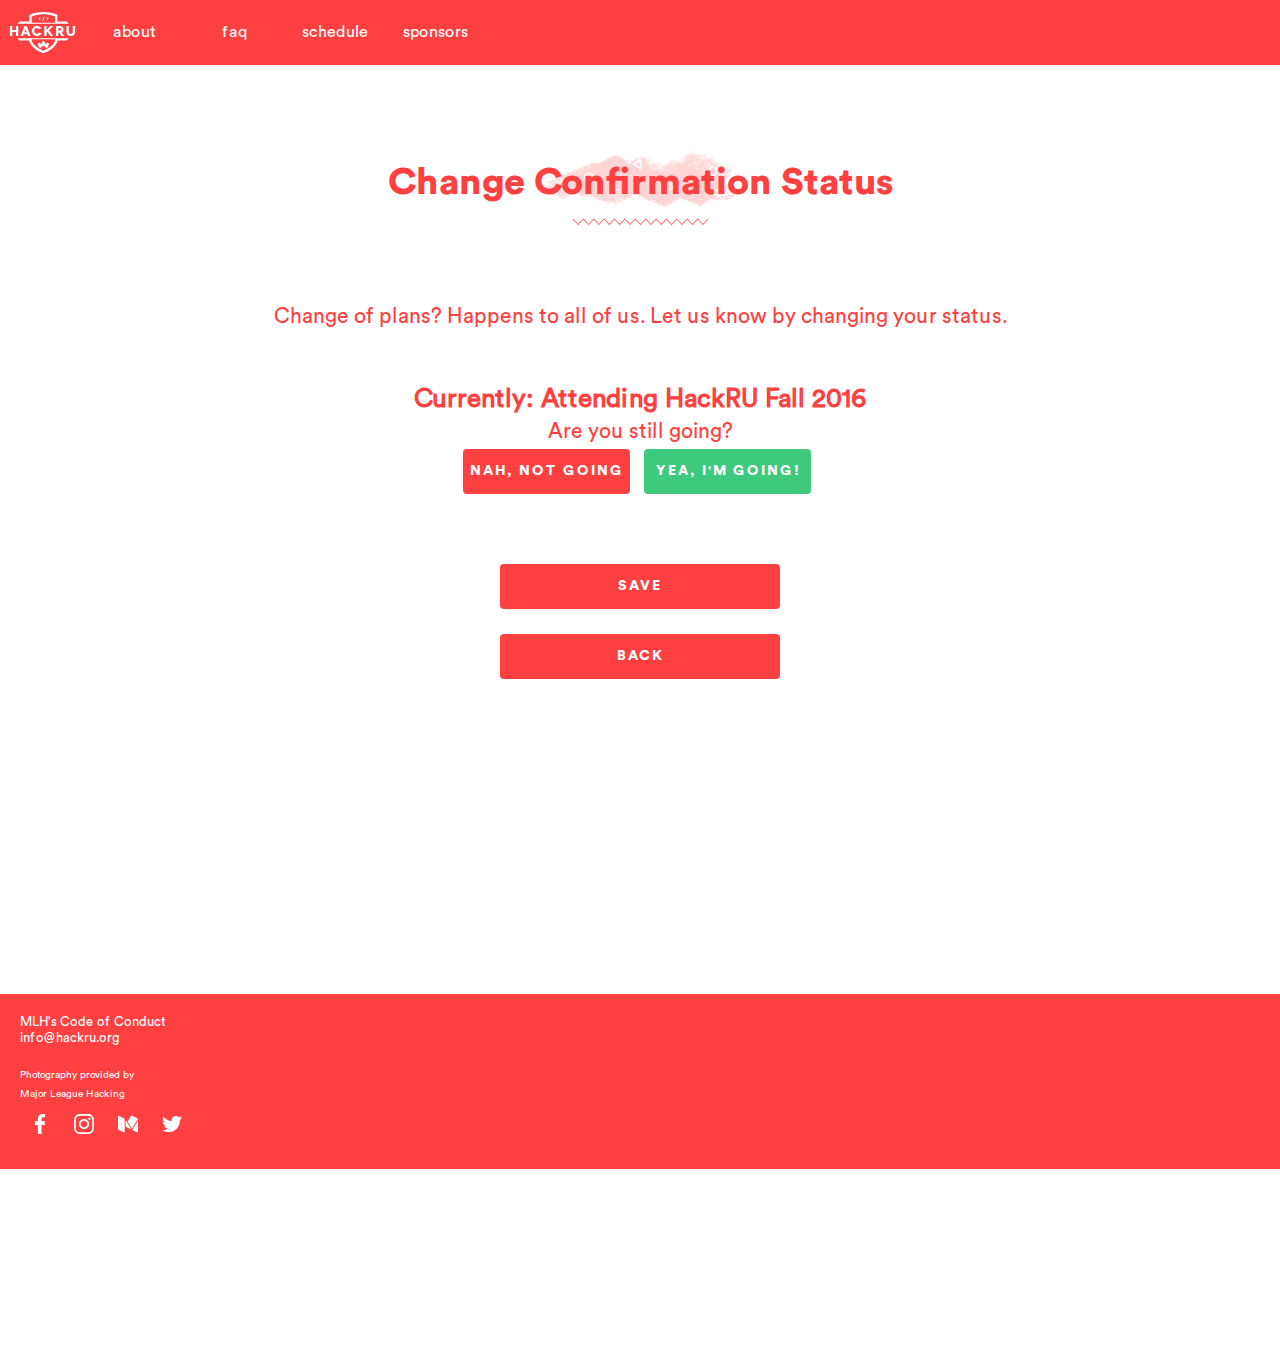
<file: html/change-confirming-status.html>
<!DOCTYPE HTML>
<html>

    <head>

        <head lang="en">
            <meta name="description" content="Sign up for Rutgers University Fall 2016 hackathon, HackRU! October 22nd - 23rd.">
            <meta name="title" content="HackRU Fall 2016">
            <meta property="og:title" content="HackRU Fall 2016" />
            <meta property="og:description" content="Get hyped for the best hackathon Rutgers has to offer! HackRU's 11th hackathon is coming this Fall 2016! October 22nd - 23rd." />
            <meta name="viewport" content="width=device-width, initial-scale=1.0">
            <title>HackRU Fall 2016</title>
            <meta property="og:image" content="http://yuzu.s-ul.eu/MYZAoh2v.png" />
            <link href="../assets/icon/fav.png" rel="shortcut icon" type="image/png" />
            <script src="https://code.jquery.com/jquery-1.12.0.min.js"></script>
            <script src="https://maxcdn.bootstrapcdn.com/bootstrap/3.3.6/js/bootstrap.min.js" integrity="sha384-0mSbJDEHialfmuBBQP6A4Qrprq5OVfW37PRR3j5ELqxss1yVqOtnepnHVP9aJ7xS" crossorigin="anonymous"></script>
            <link rel="stylesheet" href="https://maxcdn.bootstrapcdn.com/bootstrap/3.3.6/css/bootstrap.min.css" integrity="sha384-1q8mTJOASx8j1Au+a5WDVnPi2lkFfwwEAa8hDDdjZlpLegxhjVME1fgjWPGmkzs7" crossorigin="anonymous">
            <script type="text/javascript" src="../js/bootstrap-filestyle.min.js"></script>
            <link rel="stylesheet" href="../css/common.css">
            <link rel="stylesheet" href="../css/sign-up.css">
            <script type="text/javascript" src="../js/footer-fixer.js"></script>
        </head>

        <body>
            <nav>
                <div class="container">
                    <div class="row">
                        <a href="./index.html">
                            <ul class="logo open">
                                <img src="../assets/img/logo.svg">
                            </ul>
                        </a>
                        <ul class="links">
                            <a href="./index.html#2">
                                <li>about</li>
                            </a>
                            <a href="./index.html#3">
                                <li>faq</li>
                            </a>
                            <a href="./index.html#4">
                                <li>schedule</li>
                            </a>
                            <a href="./index.html#5">
                                <li>sponsors</li>
                            </a>
                        </ul>
                    </div>
                </div>
            </nav>
            <section id="active-area">
                <div class="container">
                    <div class="row">
                        <div class="col-md-3"></div>
                        <div class="col-md-6">
                            <h1 style="font-size: 2.35rem;">Change Confirmation Status</h1>
                            <p class="default">Change of plans? Happens to all of us. Let us know by changing your status.</p>
                            <h3>Currently: Attending HackRU Fall 2016</h3>
                            <p class="default">Are you still going?</p>
                            <div class="button-group">
                                <button class="btn-ru chisai" value="Submit" type="submit">Nah, not going</button>
                                <button class="btn-ru chisai green" value="Submit" type="submit">Yea, I'm going!</button>
                            </div>
                            <button class="btn-ru" value="Submit" type="submit" style="margin-bottom: 25px;">Save</button>
                            <button class="btn-ru" value="Submit" type="submit" style="margin-bottom: 65px;">Back</button>
                        </div>
                        <div class="col-md-3"></div>
                    </div>
                </div>
            </section>
            <section id="footer">
                <div class="container">
                    <div class="row">
                        <div class="col-xs-6">
                            <div class="left-foot">
                                <a href="#">MLH's Code of Conduct</a>
                                <a href="mailto:info@hackru.org" data-email="info@hackru.org" style="margin-bottom: 20px;">info@hackru.org</a>
                                <p>Photography provided by
                                    <br> Major League Hacking</p>
                                <div class="social-media">
                                    <ul>
                                        <a href="https://www.facebook.com/theHackRU">
                                            <li><img src="../assets/img/fb-w.svg"></li>
                                        </a>
                                        <a href="https://www.instagram.com/thehackru/">
                                            <li><img src="../assets/img/insta-w.svg"> </li>
                                        </a>
                                        <a href="https://medium.com/the-hackru">
                                            <li><img src="../assets/img/medium-w.svg"> </li>
                                        </a>
                                        <a href="https://twitter.com/thehackru">
                                            <li><img src="../assets/img/twitter-w.svg"> </li>
                                        </a>
                                    </ul>
                                </div>
                            </div>
                        </div>
                        <div class="col-xs-6">
                            <div class="right-foot">
                                <span>In partnership with:</span>
                                <a href="https://mlh.io/">
                                    <img src="../assets/img/mlh.svg">
                                </a>
                                <a href="http://usacs.rutgers.edu/">
                                    <img src="../assets/img/usacs.svg">
                                </a>
                            </div>
                        </div>
                    </div>
                </div>
            </section>
        </body>

        <script>
            (function (i, s, o, g, r, a, m) {
                i['GoogleAnalyticsObject'] = r;
                i[r] = i[r] || function () {
                    (i[r].q = i[r].q || []).push(arguments)
                }, i[r].l = 1 * new Date();
                a = s.createElement(o),
                    m = s.getElementsByTagName(o)[0];
                a.async = 1;
                a.src = g;
                m.parentNode.insertBefore(a, m)
            })(window, document, 'script', '//www.google-analytics.com/analytics.js', 'ga');
            ga('create', 'UA-74499803-1', 'auto');
            ga('send', 'pageview');
        </script>

        </html>
</file>
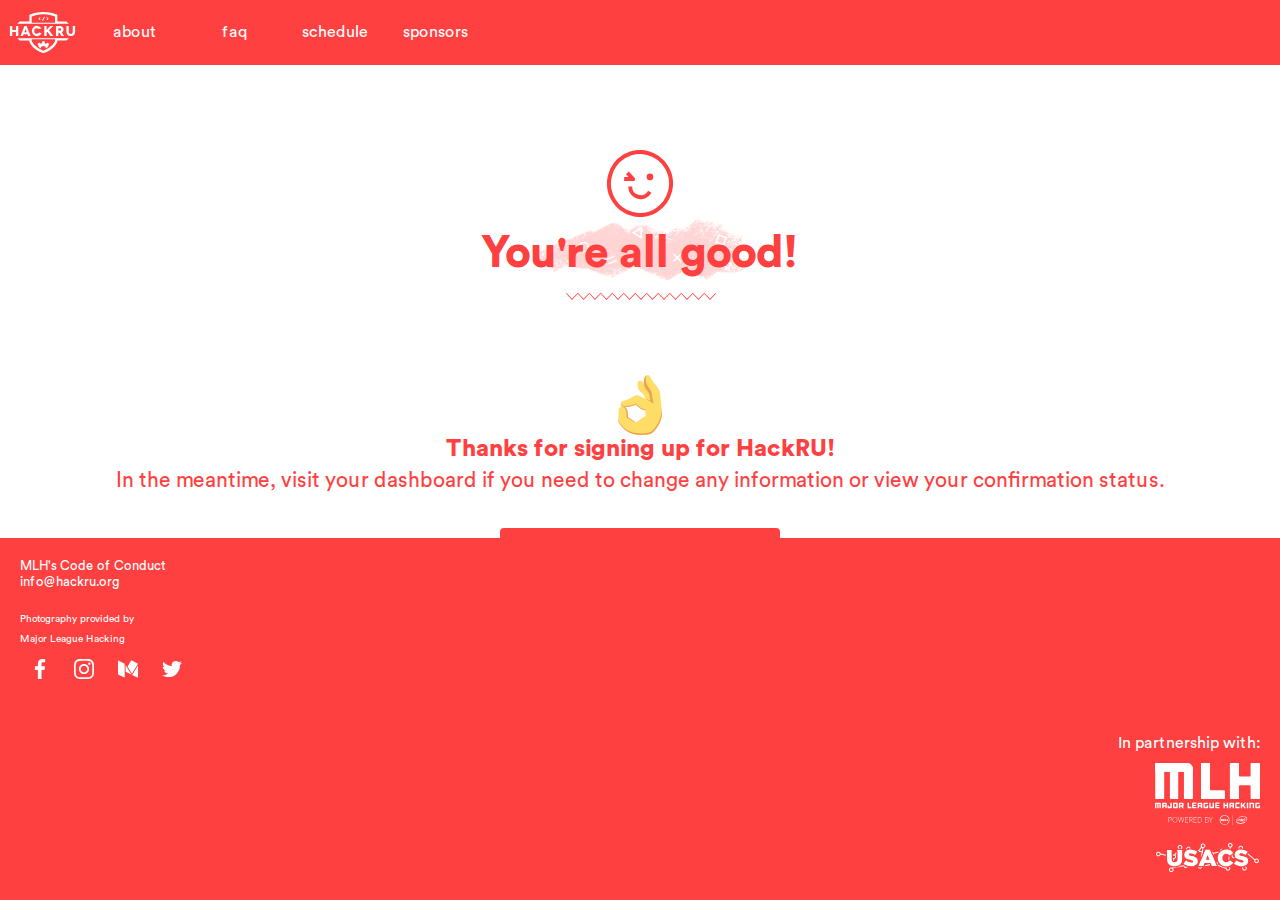
<file: html/confirmed.html>
<!DOCTYPE HTML>
<html>
    <head>
        <head lang="en">
            <meta name="description" content="Sign up for Rutgers University Fall 2016 hackathon, HackRU! October 22nd - 23rd.">
            <meta name="title" content="HackRU Fall 2016">
            <meta property="og:title" content="HackRU Fall 2016" />
            <meta property="og:description" content="Get hyped for the best hackathon Rutgers has to offer! HackRU's 11th hackathon is coming this Fall 2016! October 22nd - 23rd." />
            <meta name="viewport" content="width=device-width, initial-scale=1.0">
            <title>HackRU Fall 2016</title>
            <meta property="og:image" content="http://yuzu.s-ul.eu/MYZAoh2v.png"/>
            <link href="../assets/icon/fav.png" rel="shortcut icon" type="image/png"/>
            <script src="https://code.jquery.com/jquery-1.12.0.min.js"></script>
            <script src="https://maxcdn.bootstrapcdn.com/bootstrap/3.3.6/js/bootstrap.min.js" integrity="sha384-0mSbJDEHialfmuBBQP6A4Qrprq5OVfW37PRR3j5ELqxss1yVqOtnepnHVP9aJ7xS" crossorigin="anonymous"></script>
            <link rel="stylesheet" href="https://maxcdn.bootstrapcdn.com/bootstrap/3.3.6/css/bootstrap.min.css" integrity="sha384-1q8mTJOASx8j1Au+a5WDVnPi2lkFfwwEAa8hDDdjZlpLegxhjVME1fgjWPGmkzs7" crossorigin="anonymous">
            <script type="text/javascript" src="../js/bootstrap-filestyle.min.js"></script>
            <link rel="stylesheet" href="../css/common.css">
            <link rel="stylesheet" href="../css/sign-up.css">
            <script type="text/javascript" src="../js/footer-fixer.js"></script>
        </head>
        <body>
            <nav>
                <div class="container">
                    <div class="row">
                        <a href="./index.html">
                            <ul class="logo open">
                                <img src="../assets/img/logo.svg">
                            </ul>
                        </a>
                        <ul class="links">
                            <a href="./index.html#2">
                                <li>about</li>
                            </a>
                            <a href="./index.html#3">
                                <li>faq</li>
                            </a>
                            <a href="./index.html#4">
                                <li>schedule</li>
                            </a>
                            <a href="./index.html#5">
                                <li>sponsors</li>
                            </a>
                        </ul>
                    </div>
                </div>
            </nav>
            <section id="active-area">
                <div class="container">
                    <div class="row">
                        <div class="col-md-3"></div>
                        <div class="col-md-6">
                            <img class="emoji" src="../assets/img/wink.svg">
                            <h1>You're all good!</h1>
                            <img class="emoji" src="../assets/img/ok.svg">
                            <h2>Thanks for signing up for HackRU!</h2>
                            <p class="default" style="margin-bottom: 30px;">In the meantime, visit your dashboard if you need to 
                                change any information or view your confirmation status.</p>
                            <button class="btn-ru" value="Submit" type="submit">My Dashboard</button>
                        </div>
                        <div class="col-md-3"></div>
                    </div>
                </div>
            </section>
            <section id="footer">
                <div class="container">
                    <div class="row">
                        <div class="col-xs-6">
                            <div class="left-foot">
                                <a href="#">MLH's Code of Conduct</a>
                                <a href="mailto:info@hackru.org" data-email="info@hackru.org" style="margin-bottom: 20px;">info@hackru.org</a>
                                <p>Photography provided by<br> Major League Hacking</p>
                                <div class="social-media">
                                    <ul>
                                        <a href="https://www.facebook.com/theHackRU"><li><img src="../assets/img/fb-w.svg"></li></a>
                                        <a href="https://www.instagram.com/thehackru/"><li><img src="../assets/img/insta-w.svg"> </li></a>
                                        <a href="https://medium.com/the-hackru"><li><img src="../assets/img/medium-w.svg"> </li></a>
                                        <a href="https://twitter.com/thehackru"><li><img src="../assets/img/twitter-w.svg"> </li></a>
                                    </ul>
                                </div>
                            </div>
                        </div>
                        <div class="col-xs-6">
                            <div class="right-foot">
                                <span>In partnership with:</span>
                                <a href="https://mlh.io/">
                                    <img src="../assets/img/mlh.svg">
                                </a>
                                <a href="http://usacs.rutgers.edu/">
                                    <img src="../assets/img/usacs.svg">
                                </a>
                            </div>
                        </div>
                    </div>
                </div>
            </section>
        </body>

        <script>
            (function(i,s,o,g,r,a,m){i['GoogleAnalyticsObject']=r;i[r]=i[r]||function(){
                (i[r].q=i[r].q||[]).push(arguments)},i[r].l=1*new Date();a=s.createElement(o),
                m=s.getElementsByTagName(o)[0];a.async=1;a.src=g;m.parentNode.insertBefore(a,m)
                                    })(window,document,'script','//www.google-analytics.com/analytics.js','ga');
            ga('create', 'UA-74499803-1', 'auto');
            ga('send', 'pageview');
        </script>

        </html>
</file>
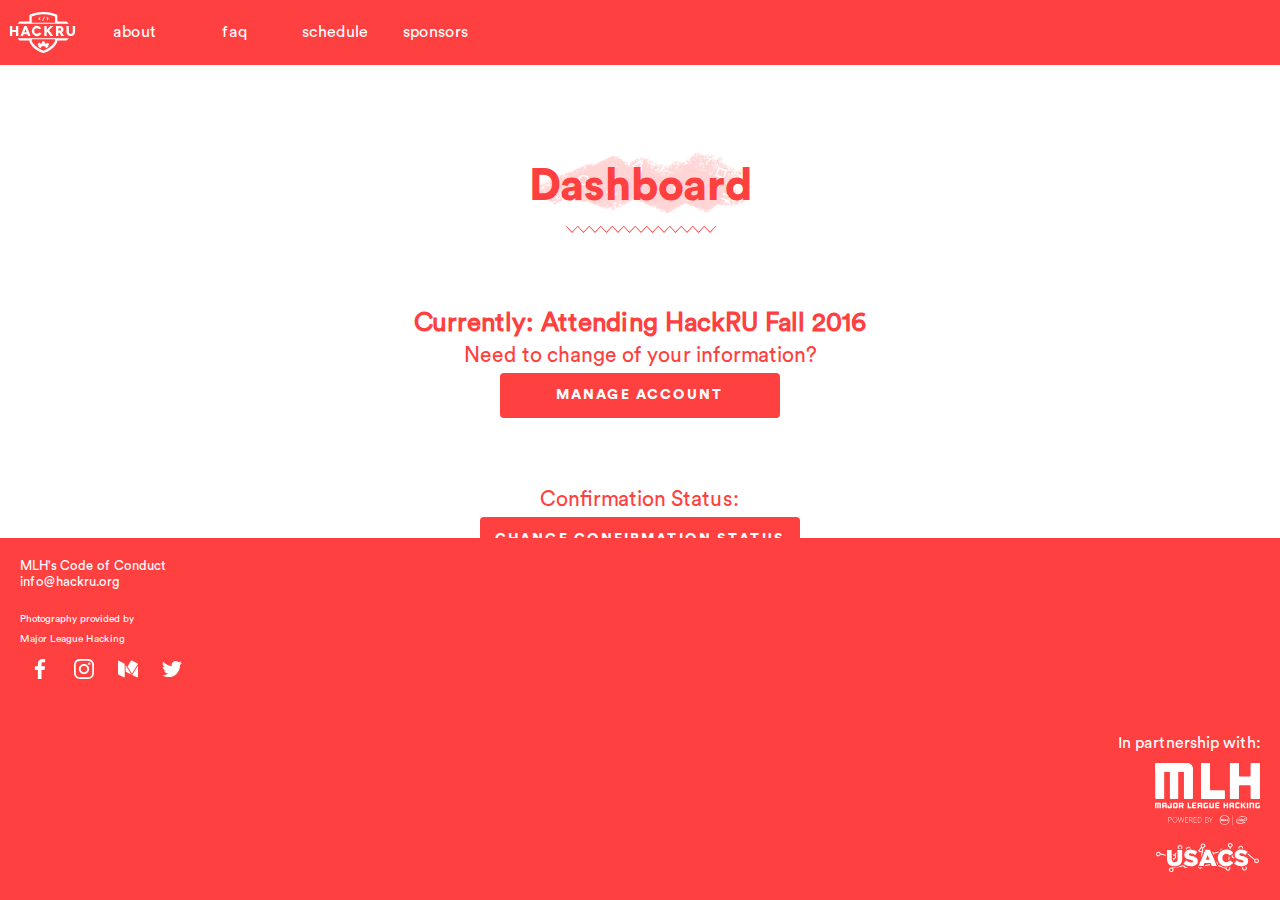
<file: html/dashboard.html>
<!DOCTYPE HTML>
<html>
    <head>
        <head lang="en">
            <meta name="description" content="Sign up for Rutgers University Fall 2016 hackathon, HackRU! October 22nd - 23rd.">
            <meta name="title" content="HackRU Fall 2016">
            <meta property="og:title" content="HackRU Fall 2016" />
            <meta property="og:description" content="Get hyped for the best hackathon Rutgers has to offer! HackRU's 11th hackathon is coming this Fall 2016! October 22nd - 23rd." />
            <meta name="viewport" content="width=device-width, initial-scale=1.0">
            <title>HackRU Fall 2016</title>
            <meta property="og:image" content="http://yuzu.s-ul.eu/MYZAoh2v.png"/>
            <link href="../assets/icon/fav.png" rel="shortcut icon" type="image/png"/>
            <script src="https://code.jquery.com/jquery-1.12.0.min.js"></script>
            <script src="https://maxcdn.bootstrapcdn.com/bootstrap/3.3.6/js/bootstrap.min.js" integrity="sha384-0mSbJDEHialfmuBBQP6A4Qrprq5OVfW37PRR3j5ELqxss1yVqOtnepnHVP9aJ7xS" crossorigin="anonymous"></script>
            <link rel="stylesheet" href="https://maxcdn.bootstrapcdn.com/bootstrap/3.3.6/css/bootstrap.min.css" integrity="sha384-1q8mTJOASx8j1Au+a5WDVnPi2lkFfwwEAa8hDDdjZlpLegxhjVME1fgjWPGmkzs7" crossorigin="anonymous">
            <script type="text/javascript" src="../js/bootstrap-filestyle.min.js"></script>
            <link rel="stylesheet" href="../css/common.css">
            <link rel="stylesheet" href="../css/sign-up.css">
            <script type="text/javascript" src="../js/footer-fixer.js"></script>
        </head>
        <body>
            <nav>
                <div class="container">
                    <div class="row">
                        <a href="./index.html">
                            <ul class="logo open">
                                <img src="../assets/img/logo.svg">
                            </ul>
                        </a>
                        <ul class="links">
                            <a href="./index.html#2">
                                <li>about</li>
                            </a>
                            <a href="./index.html#3">
                                <li>faq</li>
                            </a>
                            <a href="./index.html#4">
                                <li>schedule</li>
                            </a>
                            <a href="./index.html#5">
                                <li>sponsors</li>
                            </a>
                        </ul>
                    </div>
                </div>
            </nav>
            <section id="active-area">
                <div class="container">
                    <div class="row">
                        <div class="col-md-3"></div>
                        <div class="col-md-6">
                            <h1>Dashboard</h1>
                            <h3>Currently: Attending HackRU Fall 2016</h3>
                            <p class="default">Need to change of your information?</p>
                            <button class="btn-ru" value="Submit" type="submit" style="margin-bottom: 65px;">Manage Account</button>
                            <p class="default">Confirmation Status:</p>
                            <button class="btn-ru long" value="Submit" type="submit" style="margin-bottom: 65px;">Change confirmation status</button>
                        </div>
                        <div class="col-md-3"></div>
                    </div>
                </div>
            </section>
            <section id="footer">
                <div class="container">
                    <div class="row">
                        <div class="col-xs-6">
                            <div class="left-foot">
                                <a href="#">MLH's Code of Conduct</a>
                                <a href="mailto:info@hackru.org" data-email="info@hackru.org" style="margin-bottom: 20px;">info@hackru.org</a>
                                <p>Photography provided by<br> Major League Hacking</p>
                                <div class="social-media">
                                    <ul>
                                        <a href="https://www.facebook.com/theHackRU"><li><img src="../assets/img/fb-w.svg"></li></a>
                                        <a href="https://www.instagram.com/thehackru/"><li><img src="../assets/img/insta-w.svg"> </li></a>
                                        <a href="https://medium.com/the-hackru"><li><img src="../assets/img/medium-w.svg"> </li></a>
                                        <a href="https://twitter.com/thehackru"><li><img src="../assets/img/twitter-w.svg"> </li></a>
                                    </ul>
                                </div>
                            </div>
                        </div>
                        <div class="col-xs-6">
                            <div class="right-foot">
                                <span>In partnership with:</span>
                                <a href="https://mlh.io/">
                                    <img src="../assets/img/mlh.svg">
                                </a>
                                <a href="http://usacs.rutgers.edu/">
                                    <img src="../assets/img/usacs.svg">
                                </a>
                            </div>
                        </div>
                    </div>
                </div>
            </section>
        </body>

        <script>
            (function(i,s,o,g,r,a,m){i['GoogleAnalyticsObject']=r;i[r]=i[r]||function(){
                (i[r].q=i[r].q||[]).push(arguments)},i[r].l=1*new Date();a=s.createElement(o),
                m=s.getElementsByTagName(o)[0];a.async=1;a.src=g;m.parentNode.insertBefore(a,m)
                                    })(window,document,'script','//www.google-analytics.com/analytics.js','ga');
            ga('create', 'UA-74499803-1', 'auto');
            ga('send', 'pageview');
        </script>

        </html>
</file>
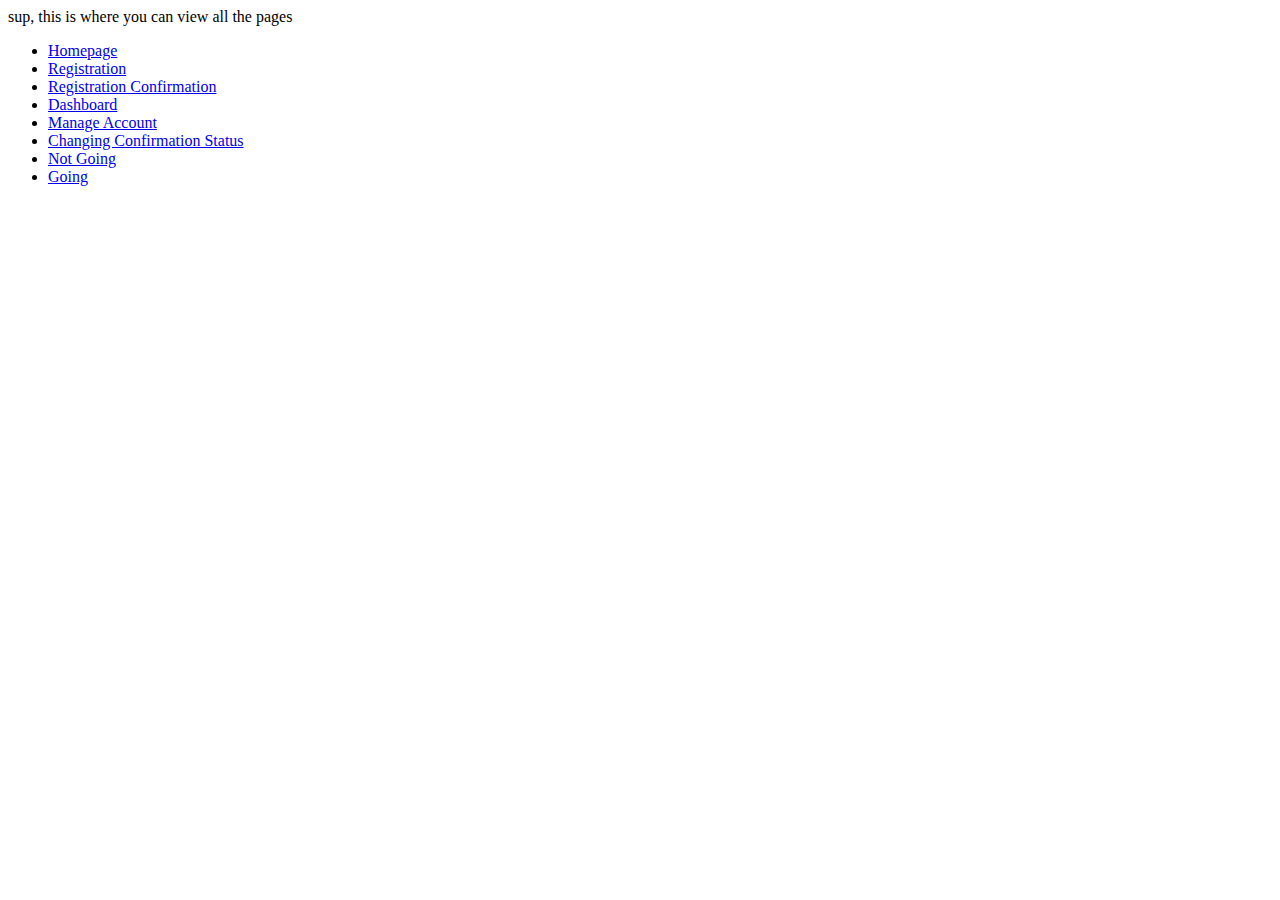
<file: html/directory.html>
<html>
<body>
<p>sup, this is where you can view all the pages</p>
    <ul>
        <li><a href="index.html">Homepage</a></li>
        <li><a href="registration.html">Registration</a></li>
        <li><a href="confirmed.html">Registration Confirmation</a></li>
        <li><a href="dashboard.html">Dashboard</a></li>
        <li><a href="manage.html">Manage Account</a></li>
        <li><a href="change-confirming-status.html">Changing Confirmation Status</a></li>
        <li><a href="not-going.html">Not Going</a></li>
        <li><a href="going.html">Going</a></li>
    </ul>
    </body>
</html>
</file>
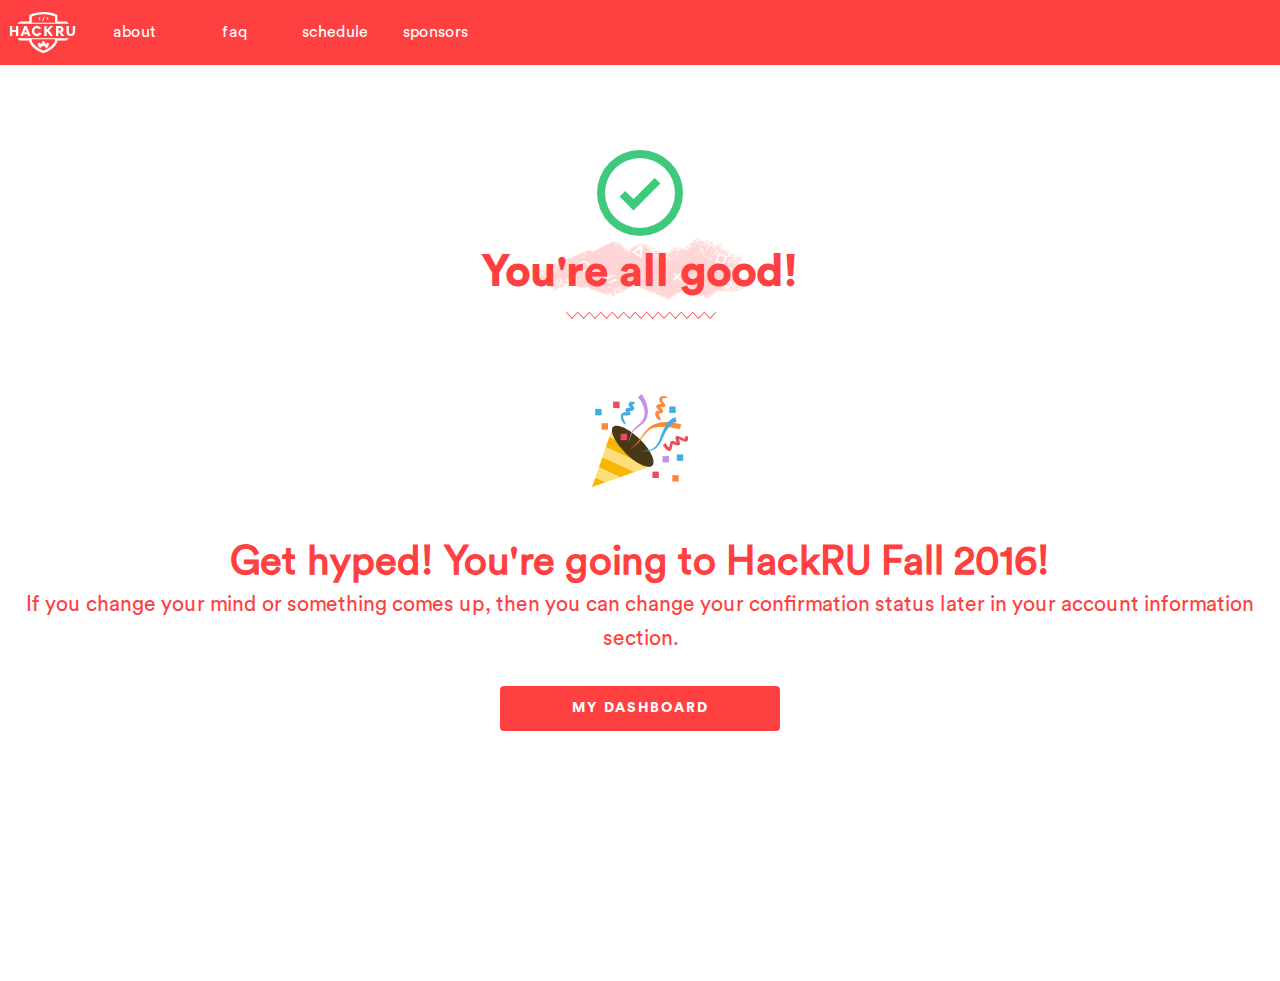
<file: html/going.html>
<!DOCTYPE HTML>
<html>
    <head>
        <head lang="en">
            <meta name="description" content="Sign up for Rutgers University Fall 2016 hackathon, HackRU! October 22nd - 23rd.">
            <meta name="title" content="HackRU Fall 2016">
            <meta property="og:title" content="HackRU Fall 2016" />
            <meta property="og:description" content="Get hyped for the best hackathon Rutgers has to offer! HackRU's 11th hackathon is coming this Fall 2016! October 22nd - 23rd." />
            <meta name="viewport" content="width=device-width, initial-scale=1.0">
            <title>HackRU Fall 2016</title>
            <meta property="og:image" content="http://yuzu.s-ul.eu/MYZAoh2v.png"/>
            <link href="../assets/icon/fav.png" rel="shortcut icon" type="image/png"/>
            <script src="https://code.jquery.com/jquery-1.12.0.min.js"></script>
            <script src="https://maxcdn.bootstrapcdn.com/bootstrap/3.3.6/js/bootstrap.min.js" integrity="sha384-0mSbJDEHialfmuBBQP6A4Qrprq5OVfW37PRR3j5ELqxss1yVqOtnepnHVP9aJ7xS" crossorigin="anonymous"></script>
            <link rel="stylesheet" href="https://maxcdn.bootstrapcdn.com/bootstrap/3.3.6/css/bootstrap.min.css" integrity="sha384-1q8mTJOASx8j1Au+a5WDVnPi2lkFfwwEAa8hDDdjZlpLegxhjVME1fgjWPGmkzs7" crossorigin="anonymous">
            <script type="text/javascript" src="../js/bootstrap-filestyle.min.js"></script>
            <link rel="stylesheet" href="../css/common.css">
            <link rel="stylesheet" href="../css/sign-up.css">
            <script type="text/javascript" src="../js/footer-fixer.js"></script>
        </head>
        <body>
            <nav>
                <div class="container">
                    <div class="row">
                        <a href="./index.html">
                            <ul class="logo open">
                                <img src="../assets/img/logo.svg">
                            </ul>
                        </a>
                        <ul class="links">
                            <a href="./index.html#2">
                                <li>about</li>
                            </a>
                            <a href="./index.html#3">
                                <li>faq</li>
                            </a>
                            <a href="./index.html#4">
                                <li>schedule</li>
                            </a>
                            <a href="./index.html#5">
                                <li>sponsors</li>
                            </a>
                        </ul>
                    </div>
                </div>
            </nav>
            <section id="active-area">
                <div class="container">
                    <div class="row">
                        <div class="col-md-3"></div>
                        <div class="col-md-6">
                            <img class="emoji" src="../assets/img/yes.svg">
                            <h1>You're all good!</h1>
                            <img class="emoji" src="../assets/img/party.svg">
                            <h3 style="font-size: 2.5rem; line-height: 3.2rem;">Get hyped! You're going to HackRU Fall 2016! 
                            </h3>
                            <p class="default" style="margin-bottom: 30px;">If you change your mind or something comes up, then you 
                                can change your confirmation status later in your account information section.</p>
                            <button class="btn-ru" value="Submit" type="submit">My Dashboard</button>
                        </div>
                        <div class="col-md-3"></div>
                    </div>
                </div>
            </section>
            <section id="footer">
                <div class="container">
                    <div class="row">
                        <div class="col-xs-6">
                            <div class="left-foot">
                                <a href="#">MLH's Code of Conduct</a>
                                <a href="mailto:info@hackru.org" data-email="info@hackru.org" style="margin-bottom: 20px;">info@hackru.org</a>
                                <p>Photography provided by<br> Major League Hacking</p>
                                <div class="social-media">
                                    <ul>
                                        <a href="https://www.facebook.com/theHackRU"><li><img src="../assets/img/fb-w.svg"></li></a>
                                        <a href="https://www.instagram.com/thehackru/"><li><img src="../assets/img/insta-w.svg"> </li></a>
                                        <a href="https://medium.com/the-hackru"><li><img src="../assets/img/medium-w.svg"> </li></a>
                                        <a href="https://twitter.com/thehackru"><li><img src="../assets/img/twitter-w.svg"> </li></a>
                                    </ul>
                                </div>
                            </div>
                        </div>
                        <div class="col-xs-6">
                            <div class="right-foot">
                                <span>In partnership with:</span>
                                <a href="https://mlh.io/">
                                    <img src="../assets/img/mlh.svg">
                                </a>
                                <a href="http://usacs.rutgers.edu/">
                                    <img src="../assets/img/usacs.svg">
                                </a>
                            </div>
                        </div>
                    </div>
                </div>
            </section>
        </body>

        <script>
            (function(i,s,o,g,r,a,m){i['GoogleAnalyticsObject']=r;i[r]=i[r]||function(){
                (i[r].q=i[r].q||[]).push(arguments)},i[r].l=1*new Date();a=s.createElement(o),
                m=s.getElementsByTagName(o)[0];a.async=1;a.src=g;m.parentNode.insertBefore(a,m)
                                    })(window,document,'script','//www.google-analytics.com/analytics.js','ga');
            ga('create', 'UA-74499803-1', 'auto');
            ga('send', 'pageview');
        </script>

        </html>
</file>
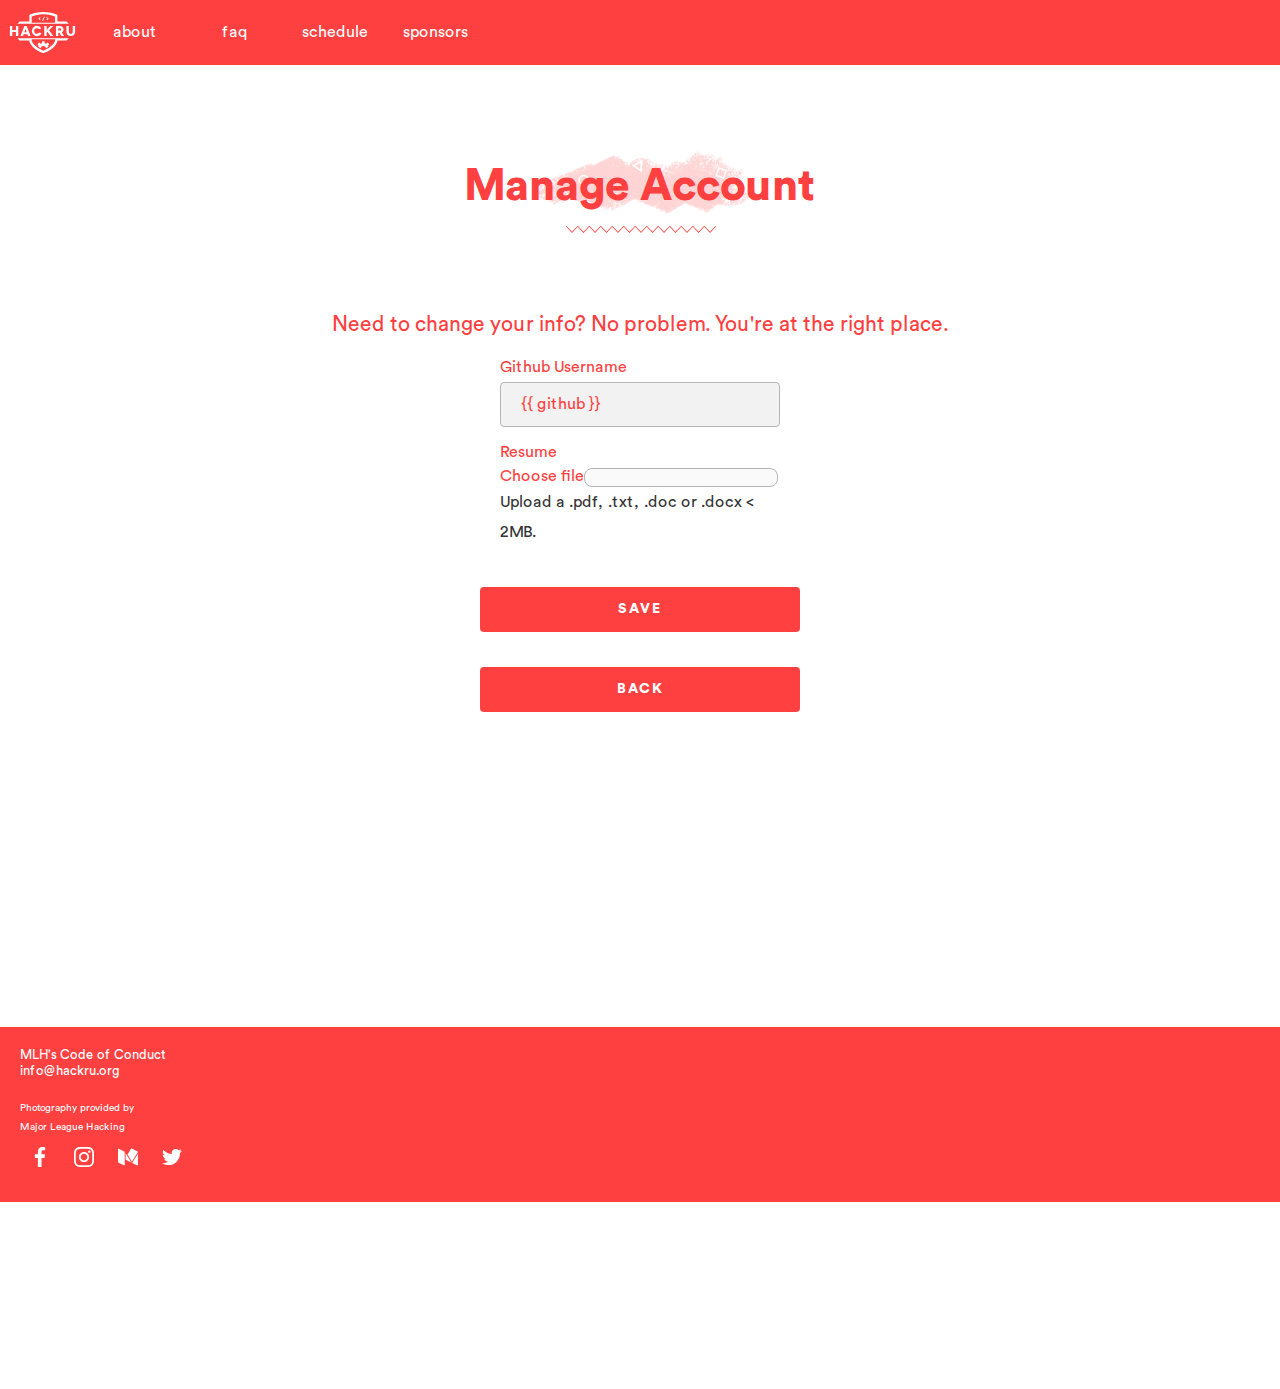
<file: html/manage.html>
<!DOCTYPE HTML>
<html>

<head>

	<head lang="en">
		<meta name="description" content="Sign up for Rutgers University Fall 2016 hackathon, HackRU! October 22nd - 23rd.">
		<meta name="title" content="HackRU Fall 2016">
		<meta property="og:title" content="HackRU Fall 2016" />
		<meta property="og:description" content="Get hyped for the best hackathon Rutgers has to offer! HackRU's 11th hackathon is coming this Fall 2016! October 22nd - 23rd." />
		<meta name="viewport" content="width=device-width, initial-scale=1.0">
		<title>HackRU Fall 2016</title>
		<meta property="og:image" content="http://yuzu.s-ul.eu/MYZAoh2v.png" />
		<link href="../assets/icon/fav.png" rel="shortcut icon" type="image/png" />
		<script src="https://code.jquery.com/jquery-1.12.0.min.js"></script>
		<script src="https://maxcdn.bootstrapcdn.com/bootstrap/3.3.6/js/bootstrap.min.js" integrity="sha384-0mSbJDEHialfmuBBQP6A4Qrprq5OVfW37PRR3j5ELqxss1yVqOtnepnHVP9aJ7xS" crossorigin="anonymous"></script>
		<link rel="stylesheet" href="https://maxcdn.bootstrapcdn.com/bootstrap/3.3.6/css/bootstrap.min.css" integrity="sha384-1q8mTJOASx8j1Au+a5WDVnPi2lkFfwwEAa8hDDdjZlpLegxhjVME1fgjWPGmkzs7" crossorigin="anonymous">
		<script type="text/javascript" src="../js/bootstrap-filestyle.min.js"></script>
		<link rel="stylesheet" href="../css/common.css">
		<link rel="stylesheet" href="../css/sign-up.css">
        <script type="text/javascript" src="../js/footer-fixer.js"></script>
	</head>

	<body>
		<nav>
			<div class="container">
				<div class="row">
					<a href="./index.html">
						<ul class="logo open">
							<img src="../assets/img/logo.svg">
						</ul>
					</a>
					<ul class="links">
						<a href="./index.html#2">
							<li>about</li>
						</a>
						<a href="./index.html#3">
							<li>faq</li>
						</a>
						<a href="./index.html#4">
							<li>schedule</li>
						</a>
						<a href="./index.html#5">
							<li>sponsors</li>
						</a>
					</ul>
				</div>
			</div>
		</nav>
		<section id="active-area">
			<div class="container">
				<div class="row">
					<div class="col-md-3"></div>
					<div class="col-md-6">
						<h1>Manage Account</h1>
						<p class="default">Need to change your info? No problem. You're at the right place.</p>
						<div class="input-wrapper" label="Github Username">
							<input id="github" name="github" value="{{ github }}" class="inpt normal">
						</div>

						<div class="btn-wrapper" style="color: #ff4040 !important" label="Resume">
							<input type="hidden" name="MAX_FILE_SIZE" value=2048 />
							<!-- 2MB limit -->
							<input id="resume" type="file" class="filestyle" name="resume" data-buttonBefore="true" />
							<p class="fine-print">Upload a .pdf, .txt, .doc or .docx &lt; 2MB.</p>
						</div>
						<button class="btn-ru long" value="Submit" type="submit" style="margin-bottom: 35px;">Save</button>
						<button class="btn-ru long" value="Submit" type="submit" style="margin-bottom: 65px;">Back</button>
					</div>
					<div class="col-md-3"></div>
				</div>
			</div>
		</section>
		<section id="footer">
			<div class="container">
				<div class="row">
					<div class="col-xs-6">
						<div class="left-foot">
							<a href="#">MLH's Code of Conduct</a>
							<a href="mailto:info@hackru.org" data-email="info@hackru.org" style="margin-bottom: 20px;">info@hackru.org</a>
							<p>Photography provided by
								<br> Major League Hacking</p>
							<div class="social-media">
								<ul>
									<a href="https://www.facebook.com/theHackRU">
										<li><img src="../assets/img/fb-w.svg"></li>
									</a>
									<a href="https://www.instagram.com/thehackru/">
										<li><img src="../assets/img/insta-w.svg"> </li>
									</a>
									<a href="https://medium.com/the-hackru">
										<li><img src="../assets/img/medium-w.svg"> </li>
									</a>
									<a href="https://twitter.com/thehackru">
										<li><img src="../assets/img/twitter-w.svg"> </li>
									</a>
								</ul>
							</div>
						</div>
					</div>
					<div class="col-xs-6">
						<div class="right-foot">
							<span>In partnership with:</span>
							<a href="https://mlh.io/">
								<img src="../assets/img/mlh.svg">
							</a>
							<a href="http://usacs.rutgers.edu/">
								<img src="../assets/img/usacs.svg">
							</a>
						</div>
					</div>
				</div>
			</div>
		</section>
	</body>

	<script>
		(function (i, s, o, g, r, a, m) {
			i['GoogleAnalyticsObject'] = r;
			i[r] = i[r] || function () {
				(i[r].q = i[r].q || []).push(arguments)
			}, i[r].l = 1 * new Date();
			a = s.createElement(o),
				m = s.getElementsByTagName(o)[0];
			a.async = 1;
			a.src = g;
			m.parentNode.insertBefore(a, m)
		})(window, document, 'script', '//www.google-analytics.com/analytics.js', 'ga');
		ga('create', 'UA-74499803-1', 'auto');
		ga('send', 'pageview');
	</script>

</html>
</file>
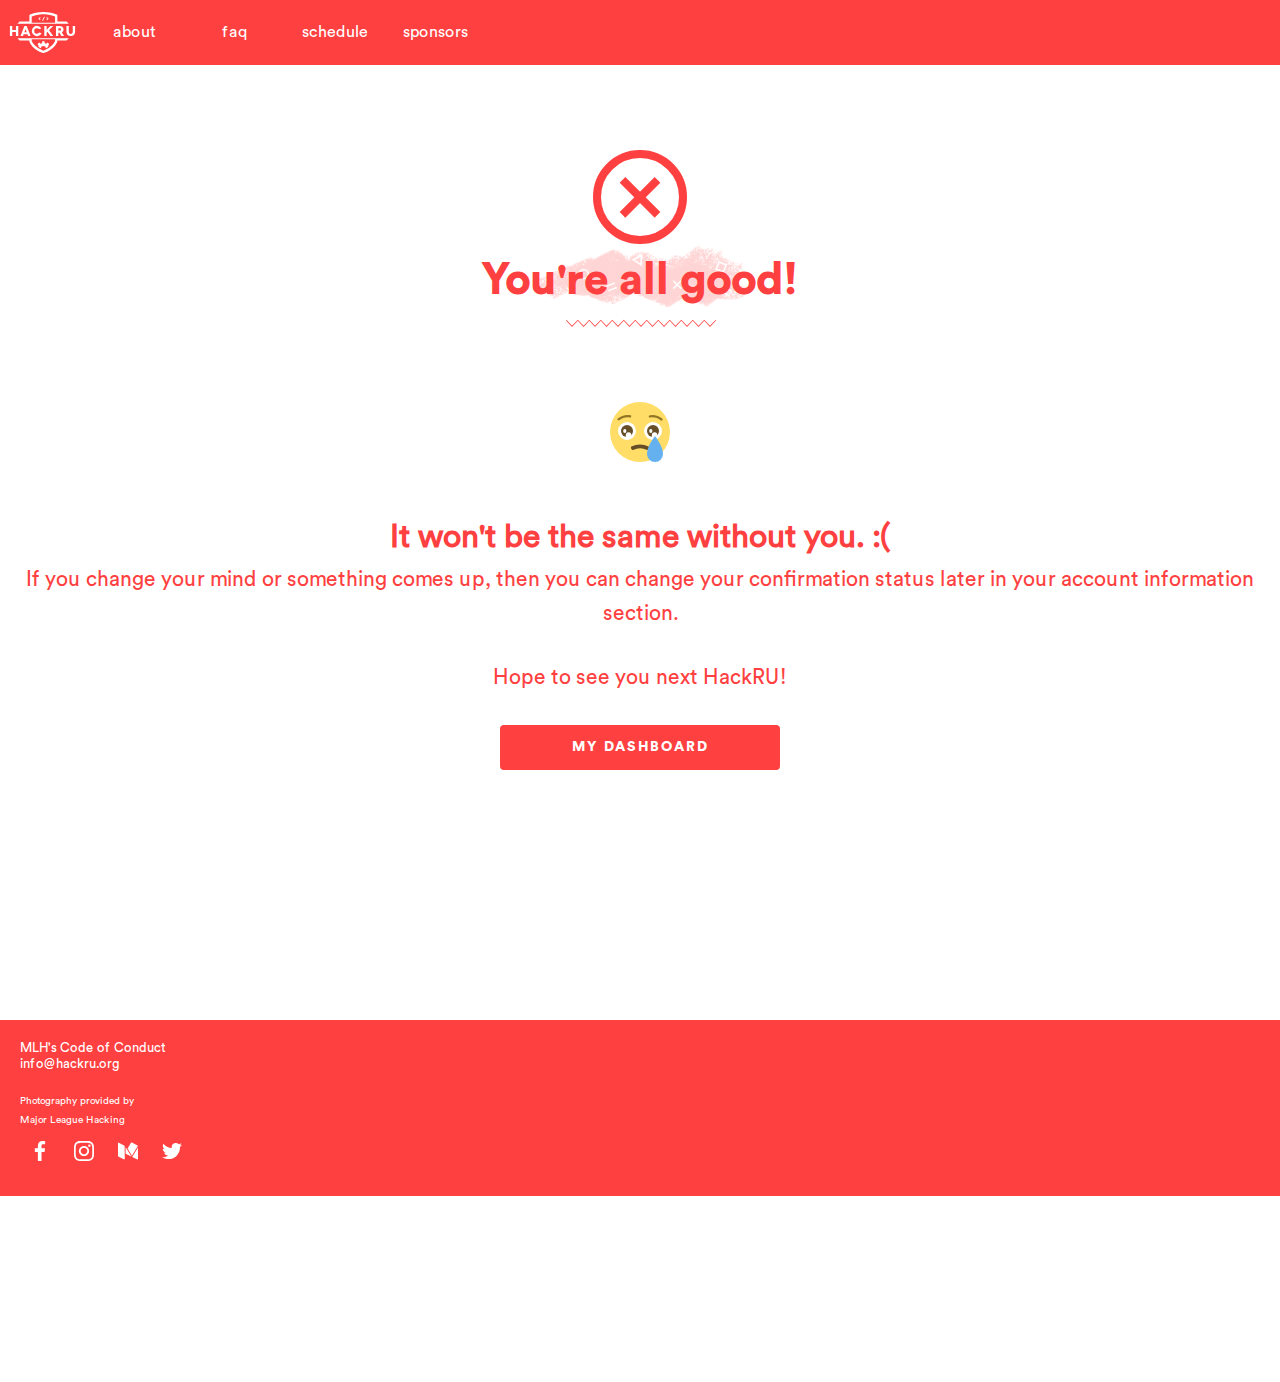
<file: html/not-going.html>
<!DOCTYPE HTML>
<html>
    <head>
        <head lang="en">
            <meta name="description" content="Sign up for Rutgers University Fall 2016 hackathon, HackRU! October 22nd - 23rd.">
            <meta name="title" content="HackRU Fall 2016">
            <meta property="og:title" content="HackRU Fall 2016" />
            <meta property="og:description" content="Get hyped for the best hackathon Rutgers has to offer! HackRU's 11th hackathon is coming this Fall 2016! October 22nd - 23rd." />
            <meta name="viewport" content="width=device-width, initial-scale=1.0">
            <title>HackRU Fall 2016</title>
            <meta property="og:image" content="http://yuzu.s-ul.eu/MYZAoh2v.png"/>
            <link href="../assets/icon/fav.png" rel="shortcut icon" type="image/png"/>
            <script src="https://code.jquery.com/jquery-1.12.0.min.js"></script>
            <script src="https://maxcdn.bootstrapcdn.com/bootstrap/3.3.6/js/bootstrap.min.js" integrity="sha384-0mSbJDEHialfmuBBQP6A4Qrprq5OVfW37PRR3j5ELqxss1yVqOtnepnHVP9aJ7xS" crossorigin="anonymous"></script>
            <link rel="stylesheet" href="https://maxcdn.bootstrapcdn.com/bootstrap/3.3.6/css/bootstrap.min.css" integrity="sha384-1q8mTJOASx8j1Au+a5WDVnPi2lkFfwwEAa8hDDdjZlpLegxhjVME1fgjWPGmkzs7" crossorigin="anonymous">
            <script type="text/javascript" src="../js/bootstrap-filestyle.min.js"></script>
            <link rel="stylesheet" href="../css/common.css">
            <link rel="stylesheet" href="../css/sign-up.css">
            <script type="text/javascript" src="../js/footer-fixer.js"></script>
        </head>
        <body>
            <nav>
                <div class="container">
                    <div class="row">
                        <a href="./index.html">
                            <ul class="logo open">
                                <img src="../assets/img/logo.svg">
                            </ul>
                        </a>
                        <ul class="links">
                            <a href="./index.html#2">
                                <li>about</li>
                            </a>
                            <a href="./index.html#3">
                                <li>faq</li>
                            </a>
                            <a href="./index.html#4">
                                <li>schedule</li>
                            </a>
                            <a href="./index.html#5">
                                <li>sponsors</li>
                            </a>
                        </ul>
                    </div>
                </div>
            </nav>
            <section id="active-area">
                <div class="container">
                    <div class="row">
                        <div class="col-md-3"></div>
                        <div class="col-md-6">
                            <img class="emoji" src="../assets/img/no.svg">
                            <h1>You're all good!</h1>
                            <img class="emoji" src="../assets/img/sad.svg">
                            <h3 style="font-size: 2rem; line-height: 3.2rem;">It won't be the same without you. :(
                            </h3>
                            <p class="default" style="margin-bottom: 30px;">If you change your mind or something comes up, then you 
                                can change your confirmation status later in your account information section.</p>

                            <p class="default" style="margin-bottom: 30px;">Hope to see you next HackRU!</p>
                            <button class="btn-ru" value="Submit" type="submit">My Dashboard</button>
                        </div>
                        <div class="col-md-3"></div>
                    </div>
                </div>
            </section>
            <section id="footer">
                <div class="container">
                    <div class="row">
                        <div class="col-xs-6">
                            <div class="left-foot">
                                <a href="#">MLH's Code of Conduct</a>
                                <a href="mailto:info@hackru.org" data-email="info@hackru.org" style="margin-bottom: 20px;">info@hackru.org</a>
                                <p>Photography provided by<br> Major League Hacking</p>
                                <div class="social-media">
                                    <ul>
                                        <a href="https://www.facebook.com/theHackRU"><li><img src="../assets/img/fb-w.svg"></li></a>
                                        <a href="https://www.instagram.com/thehackru/"><li><img src="../assets/img/insta-w.svg"> </li></a>
                                        <a href="https://medium.com/the-hackru"><li><img src="../assets/img/medium-w.svg"> </li></a>
                                        <a href="https://twitter.com/thehackru"><li><img src="../assets/img/twitter-w.svg"> </li></a>
                                    </ul>
                                </div>
                            </div>
                        </div>
                        <div class="col-xs-6">
                            <div class="right-foot">
                                <span>In partnership with:</span>
                                <a href="https://mlh.io/">
                                    <img src="../assets/img/mlh.svg">
                                </a>
                                <a href="http://usacs.rutgers.edu/">
                                    <img src="../assets/img/usacs.svg">
                                </a>
                            </div>
                        </div>
                    </div>
                </div>
            </section>
        </body>

        <script>
            (function(i,s,o,g,r,a,m){i['GoogleAnalyticsObject']=r;i[r]=i[r]||function(){
                (i[r].q=i[r].q||[]).push(arguments)},i[r].l=1*new Date();a=s.createElement(o),
                m=s.getElementsByTagName(o)[0];a.async=1;a.src=g;m.parentNode.insertBefore(a,m)
                                    })(window,document,'script','//www.google-analytics.com/analytics.js','ga');
            ga('create', 'UA-74499803-1', 'auto');
            ga('send', 'pageview');
        </script>

        </html>
</file>
<file: css/common.css>
/*

red: ff4040
yella: f6b333

*/

@font-face {
    font-family: 'Circular Black';
    src: url('../assets/fonts/CircularStd-Black.eot');
    /* IE9 Compat Modes */
    src: url('../assets/fonts/CircularStd-Black.eot?#iefix') format('embedded-opentype'), /* IE6-IE8 */
        url('../assets/fonts/CircularStd-Black.woff') format('woff'), /* Pretty Modern Browsers */
        url('../assets/fonts/CircularStd-Black.ttf') format('truetype');
    /* Safari, Android, iOS */
}

@font-face {
    font-family: 'Circular Book';
    src: url('../assets/fonts/CircularStd-Book.eot');
    /* IE9 Compat Modes */
    src: url('../assets/fonts/CircularStd-Book.eot?#iefix') format('embedded-opentype'), /* IE6-IE8 */
        url('../assets/fonts/CircularStd-Book.woff') format('woff'), /* Pretty Modern Browsers */
        url('../assets/fonts/CircularStd-Book.ttf') format('truetype');
    /* Safari, Android, iOS */
}

* {
    box-sizing: border-box;
    -webkit-box-sizing: border-box;
    -moz-box-sizing: border-box;
    margin: 0;
    padding: 0;
    font-family: 'Circular Book', Helvetica, sans-serif;
}

html {
    font-size: 16px;
    overflow-x: hidden;
}

li {
    list-style: none;
}

a {
    color: #353535;
    text-decoration: none;
}

a:hover,
a:focus {
    text-decoration: none;
}

p {
    color: #353535;
    line-height: 1.875rem;
}

nav {
    height: 65px;
    background-color: #ff4040;
    width: 100%;
    position: fixed;
    z-index: 100;
    top: 0;
}

nav .links li {
    display: inline-block;
    height: 100%;
    color: white;
}
nav .links {
    display: inline-block;
}
nav .links a {
    float: left;
    font-size: 1rem;
    -webkit-transition: all .2s ease-in-out;
    transition: all .2s ease-in-out;
}

nav .links a:hover {
    background-color: rgba(255, 255, 255, .35);
}

.links li {
    line-height: 65px;
    width: 100px;
    text-align: center;
}

.logo {
    width: 0px;
    top: 0px;
    height: 65px;
    overflow: hidden;
    position: relative;
    display: inline-block;
    float: left;
    transition: all .2s ease-in-out;
}
.logo img {
    vertical-align:baseline;
}
.logo + ul {
    float: left;
}
.logo.open {
    width: 85px;
}
@media (max-width: 510px) {
    .logo.open {
        width: 0;
    }
}
.anchor-fix {
    top: -65px;
    position: relative;
}
.btn-ru {
    font-size: 0.875rem;
    font-family: 'Circular Black';
}
.social-media {
    font-size: 0.875rem;
    color: #ff4040;
    margin-top: 50px;
}

.social-media img {
    width: 50px;
    height: 50px;
    padding: 10px;
}

.social-media li {
    display: inline-block;
    width: auto;
}

.input-wrapper {
    height: 45px;
    display: block;
    width: 100%;
    max-width: 280px;
    position: relative;
}

.input-wrapper::after {
    content: attr(label);
    height: 20px;
    width: 100%;
    position: absolute;
    color: #ff4040;
    top: -24px;
    left: 0;
}

.inpt {
    margin: 0 auto;
    height: 100%;
    width: 100%;
    border-radius: 4px;
    font-size: 16px;
    background-color: #f2f2f2;
    color: #ff4040;
}

textarea,
input {
    border: 0px;
    padding-left: 20px;
    outline: none;
}

input {
    border-radius: 8px;
    border: 1px solid #b5b5b5;
    -webkit-transition: border 0.2s ease-in-out;
    transition: border 0.2s ease-in-out;
}

input:focus {
    border: 1px solid #ff4040;
}

.btn-wrapper {
    position: relative;
    display: block;
    width: 100%;
    max-width: 280px;
    height: auto;
}

.btn-wrapper::after {
    content: attr(label);
    height: 20px;
    width: 100px;
    position: absolute;
    color: #ff4040;
    text-align: left;
    top: -24px;
    left: 0;
}

.btn-ru {
    margin: 15px 0px;
    position: relative;
    display: inline-block;
    width: 100%;
    max-width: 280px;
    height: 45px;
    border-radius: 4px;
    color: white;
    -webkit-transition: border 0.2s ease-in-out, color 0.2s ease-in-out, background-color 0.2s ease-in-out;
    transition: border 0.2s ease-in-out, color 0.2s ease-in-out, background-color 0.2s ease-in-out;
    background-color: #ff4040;
    font-family: "Circular Black";
    border: 0px solid #ff4040;
    cursor: pointer;
    text-transform: uppercase;
    letter-spacing: 2px;
}

.btn-ru:hover {
    color: white;
    background-color: #ffbf1f;
}

.normal-link {
    color: #ff4040;
    display: inline-block;
    -webkit-transition: all .2s ease-in-out;
    transition: all .2s ease-in-out;
}

.normal-link::after {
    content: '';
    margin-top: -3px;
    display: block;
    border-bottom: 1px solid #ff4040;
    -webkit-transition: all .2s ease-in-out;
    transition: all .2s ease-in-out;
}

.normal-link:hover,
.normal-link:hover::after {
    color: #ffbf1f;
    border-color: #ffbf1f;
}

.normal-link:hover::after {
    margin-top: -5px;
}

.pull-it {
    text-align: right;
}

.pull-it h1::after {
    background-position: right;
}

.red {
    color: #ff4040;
}

#footer {
    background-color: #ff4040;
    color: white;
}
#footer a, #footer p {
    color: white;
}
#footer .left-foot > a {
    white-space: pre;
    display: block;
    font-size: 0.8125rem;
}
.social-media a {
    opacity: 1;
    transition: all .2s ease-in-out;
}
.social-media a:hover {
    opacity: .7;
}
#footer p {
    line-height: 1.2rem;
    font-size: .625rem;
}
#footer .social-media img {
    width: 40px;
    height: 40px;
}
#footer .social-media {
    margin-top: 0;
}
.left-foot, .right-foot {
    padding: 20px;
}
.left-foot .social-media {
    position: relative;
    bottom: 0;
}
.right-foot {
    float:right;
    display: inline-block;
    position: relative;
}
#footer a {
    opacity: 1;
    transition: all .2s ease-in-out;
}
#footer a:hover {
    opacity: .7;
}
.right-foot img {
    float: right;
    max-width: 105px;
    display: block;
    margin-top: 10px;
}

@media(max-width: 990px) {
    .adj {
        padding: 0;
        margin: 0;
        width: 100%;
    }
    .sign-up * {
        text-align: center;
        margin: 0 auto;
        display: block;
    }
    .sign-up .social-media a {
        display: inline-block;
    }
    .grouped {
        position: relative;
    }
    .grouped::before {
        margin: -30px auto 0px;
        background-position: center;
        width: 100%;
        left: 0;
        right: 0;
    }
    .input-wrapper {
        margin-bottom: 15px;
    }
    .input-wrapper + .button {
        margin-bottom: 15px;
    }
}
.gallery img {
    min-width: 100%;
    min-width: 100%;
    display: block;
    transition: all .2s ease-in-out;
}
@media(max-width: 420px) {
    .faq-wrapper {
        width: 100%;
    }
    .dates img {
        width: 100%;
    }
    .projects img {
        width: 100%;
    }
    .btn-ru, .btn-wrapper, .info.button {
        max-width: 100%;
    }
    .schedule-wrapper div span {
        font-size: 100%;
    }
    .schedule-wrapper div:first-child {
        width: 30%;
    }
    .schedule-wrapper div:last-child {
        width: 60%;
    }

}
@media(max-width: 430px) {
    nav ul a {
        width: 25%;
    }
    nav ul {
        height: 65px;
        width: 100%;
        display: block;
    }
    .btn-ru {
        max-width: 300px;
    }
}
@media(max-width: 1000px) {
    .info-image iframe {
        text-align: center;
        margin: 60px auto;
        width: 100%;
    }
}
@media(max-width: 768px) {
    .info-image.iframe, .info-image.first {
        display: flex;
        justify-content: center;
        align-items: center;
    }
    .info-image.first {
        max-height: 400px;
    }
    .info-image.first img {
        margin: 60px;
    }
    .info-image.first::after {
        background-position: center;
    }
    .pull-right.first {
        float: none !important;
    }
}

@media(max-width: 420px) {
    html {
        font-size: 14px; 
    }
}

::-moz-selection {
    background-color: #ffbf1f;
    color: white;
}

::selection {
    background-color: #ffbf1f;
    color: white;
}

/*not used*/

.preview {
    position: fixed;
    height: 65px;
    width: 150px;
    right: 0;
    top: 0;
    z-index: 1000;
    background-color: grey;
    color: white;
    padding: 10px 10px;
    font-size: 12px;
    font-family: 'Circular Book';
    opacity: 1;
}
</file>
<file: css/sign-up.css>
img {
    text-align: center;
    margin: 0 auto;
    display: block;
}

h1 {
    font-size: 2.75rem;
    font-family: 'Circular Black';
    text-align: center;
    padding: 10px 20px 20px;
    position: relative;
    z-index: 2;
    color: #ff4040;
    margin-bottom: 75px;
}
h1::before{
    content: '';
    background-image: url('../assets/img/header-bg.svg');
    background-position: center;
    background-size: contain;
    top: 0;
    display: block;
    position: absolute;
    z-index: -1;
    width: calc(100% - 40px);
    height: 100%;
    background-repeat: no-repeat;
}
h2 {
    text-align: center;
    font-family: 'Circular Black';
    color: #ff4040;
}
h3 {
    color: #ff4040;
    font-size: 1.625rem;
    margin-top: 50px;
    text-align: center;
}
p.default {
    color: #ff4040;
    font-size: 1.3125rem;
    text-align: center;
    line-height: 2.125rem;
}
#active-area {
    padding: 150px 0px 50px;
    margin-bottom: 200px;
}
.input-wrapper, .btn-wrapper {
    margin: 40px auto;
}
.btn-ru {
    margin: 0 auto;
    display: block;
}
.long {
    max-width: 320px;
}
.checkbox, .small {
    font-size: 0.9375rem !important;
    line-height: 1.4375rem !important;
}
input[type="checkbox"] {
    visibility: hidden;
    width: 25px;
    height: 25px;
}

.checkbox {
    margin: 0 auto;
    width: 460px;
    height: auto;
    padding-left: 120px;
    display: inline-block;
    text-align: left !important;
    margin: 50px 0px;
}
@media only screen and (max-width: 570px) {
    /* line 304, ../sass/sign-up.sass */
    .checkbox {
        width: 100%;
        display: block;
        text-align: center;
    }
}

/* line 315, ../sass/sign-up.sass */
.squaredThree {
    width: 20px;
    margin: 0px auto;
    position: relative;
    display: inline-block;
    z-index: 5;
    right: 0;
    margin-right: 20px;
}


/* line 324, ../sass/sign-up.sass */
.squaredThree label {
    cursor: pointer;
    position: relative;
    width: 23px;
    height: 23px;
    background-color: #d3d3d3;
    border-radius: 4px;
    border: 1px solid #BFBFBF;
    transition: border-color 0.2s ease-in-out;
    max-width: initial;
}

/* line 335, ../sass/sign-up.sass */
.squaredThree label:hover {
    border: 1px solid #9d9d9d;
}

/* line 338, ../sass/sign-up.sass */
.squaredThree label:after {
    -ms-filter: "progid:DXImageTransform.Microsoft.Alpha(Opacity=0)";
    filter: alpha(opacity=0);
    opacity: 0;
    content: "";
    position: absolute;
    width: 8px;
    height: 4px;
    background: transparent;
    top: 6px;
    left: 6px;
    border: 2px solid #dd2626;
    border-top: none;
    border-right: none;
    box-sizing: initial;
    -webkit-transform: rotate(-45deg);
    -moz-transform: rotate(-45deg);
    -o-transform: rotate(-45deg);
    -ms-transform: rotate(-45deg);
    transform: rotate(-45deg);
    transition: opacity 0.2s ease-in-out;
}

/* line 362, ../sass/sign-up.sass */
.squaredThree label:hover::after {
    -ms-filter: "progid:DXImageTransform.Microsoft.Alpha(Opacity=30)";
    filter: alpha(opacity=30);
    opacity: 0.3;
}

/* line 367, ../sass/sign-up.sass */
.squaredThree input[type=checkbox]:checked + label:after {
    -ms-filter: "progid:DXImageTransform.Microsoft.Alpha(Opacity=100)";
    filter: alpha(opacity=100);
    opacity: 1;
    border-color: 1px solid #898989;
}
.chisai {
    max-width: 167px;
    font-size: 0.875rem;
    display: inline-block;
}
.button-group > button:first-child {
    margin-right: 10px;
}
.green {
    background-color: #3fc97d;
}
.button-group {
    width: 354px;
    margin: 0 auto;
    margin-bottom: 70px;
}
#footer {
    position: fixed;
    bottom: 0;
    width: 100%;
}
.squaredThree {
    bottom: 0px;
    left: 0px;
    position: absolute;
    right: auto;
    margin-left: auto;
    height: 100%;
    top: 25px;
}
.default.checkbox {
    padding-left: 0px;
}
.check-wrapper {
    padding-left: 50px;
    height: 200px;
    width: 100%;
    max-width: 350px;
    margin: 0 auto;
    position: relative;
}
.checkbox {
    width: auto;
}
@media only screen and (max-width: 570px) {
    /* line 315, ../sass/sign-up.sass */
    .squaredThree {
        top: -10px;
    }
    .chisai {
        display: block;
    }
    .button-group {
        width: 100%;    
    }
    .button-group > button:first-child {
        margin-right: auto;
        margin-bottom: 10px;
    }
}
</file>
